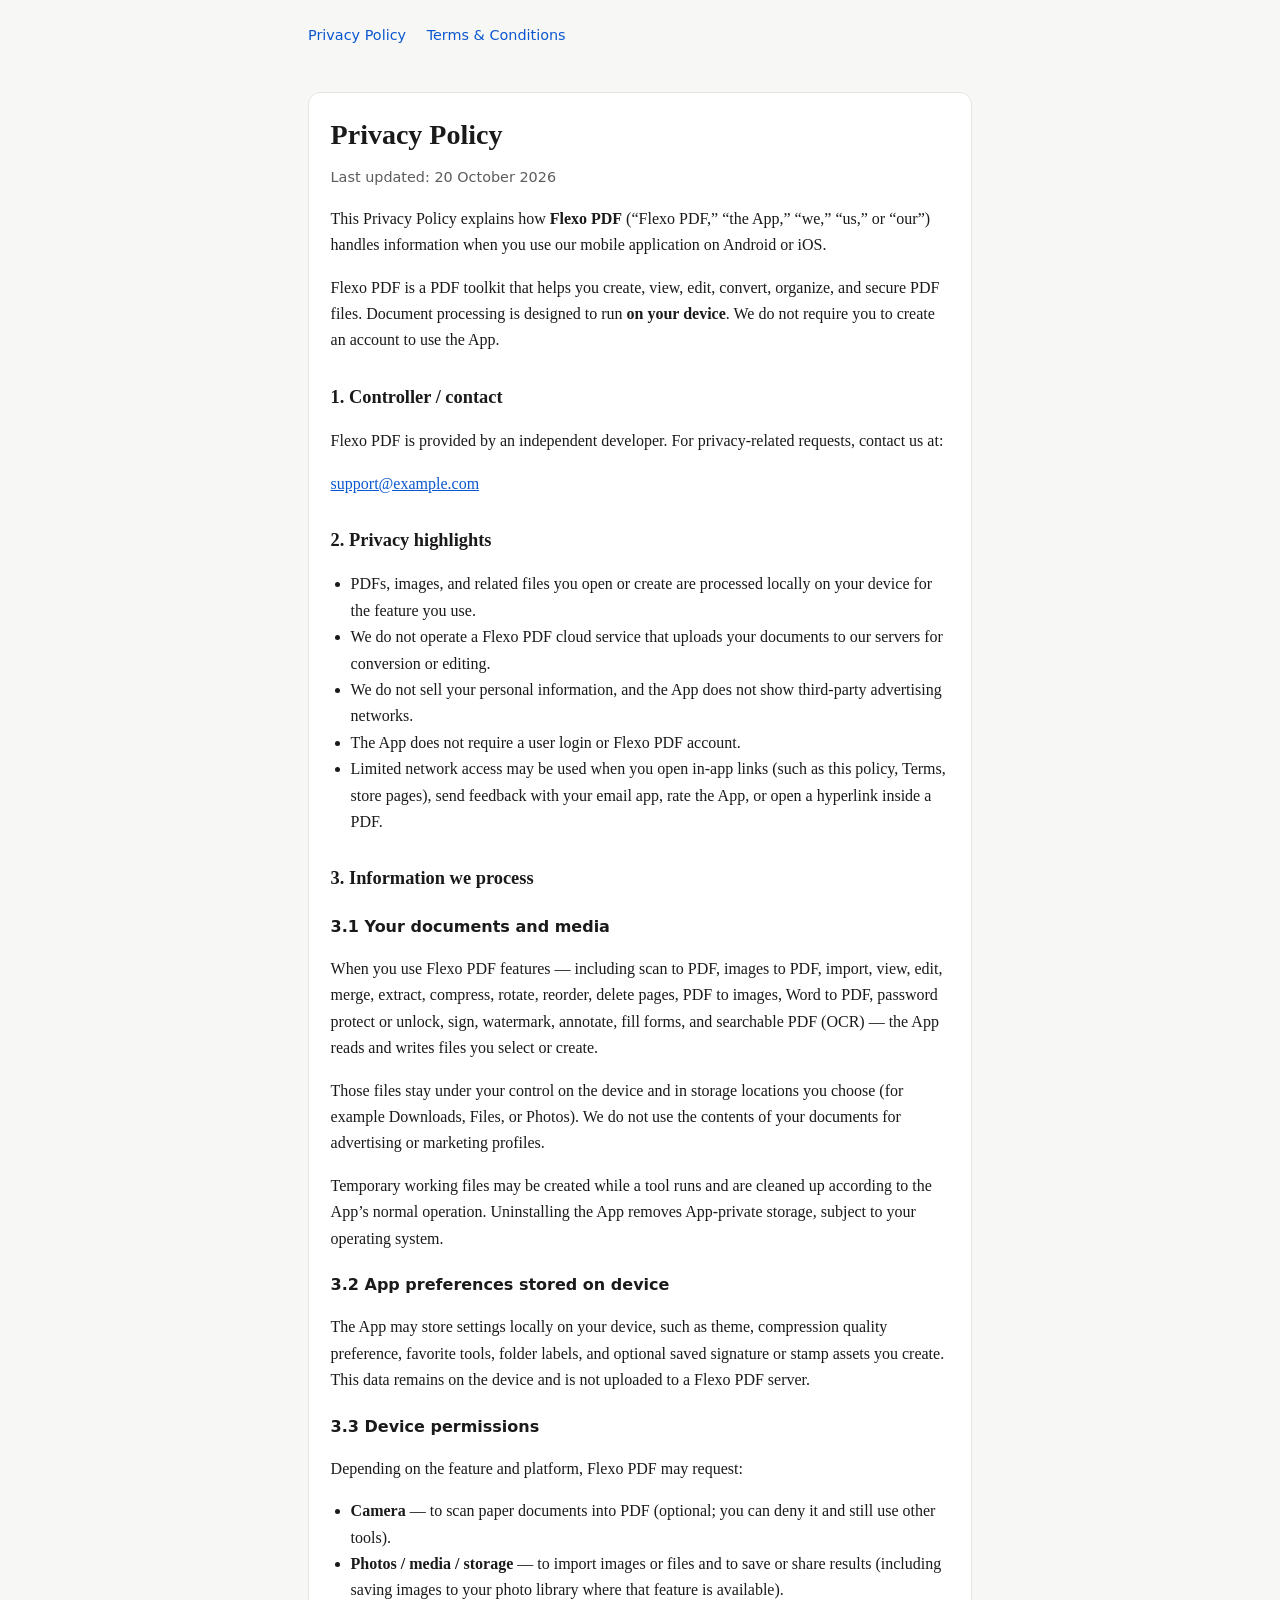
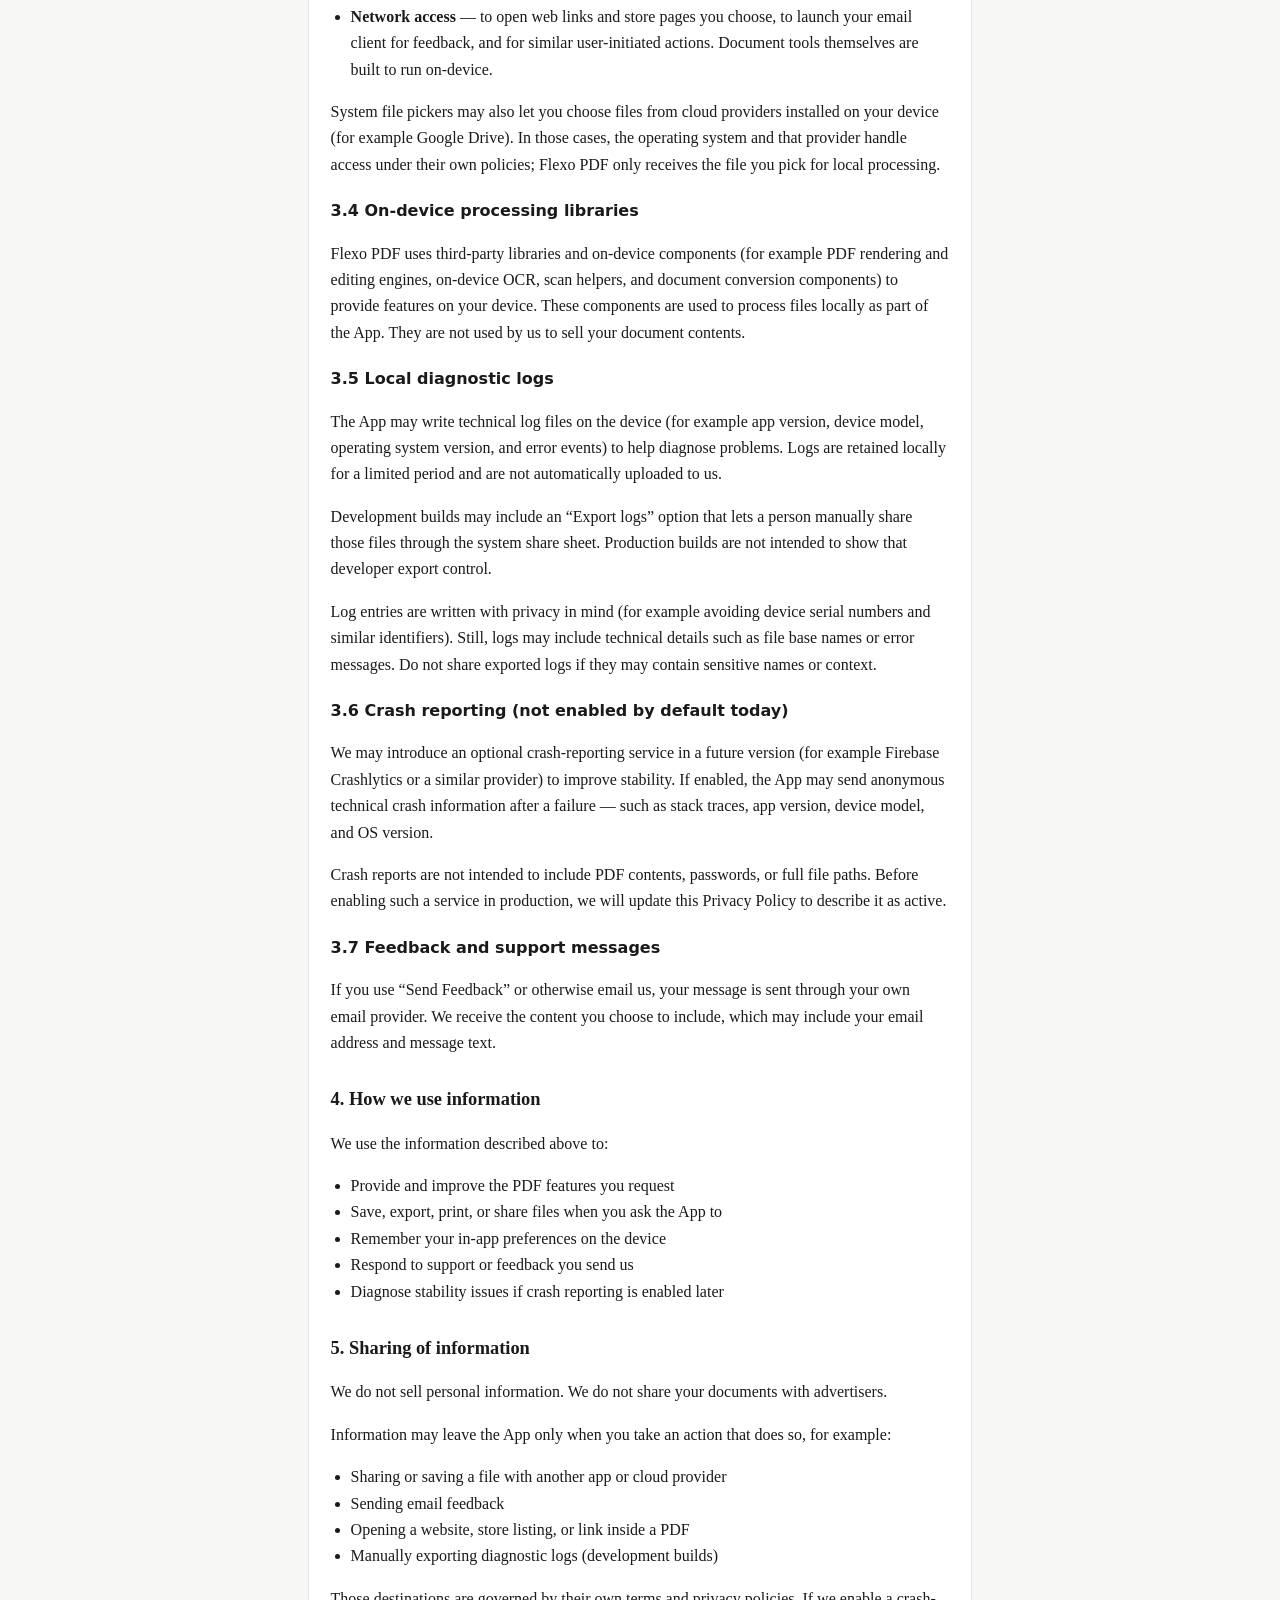
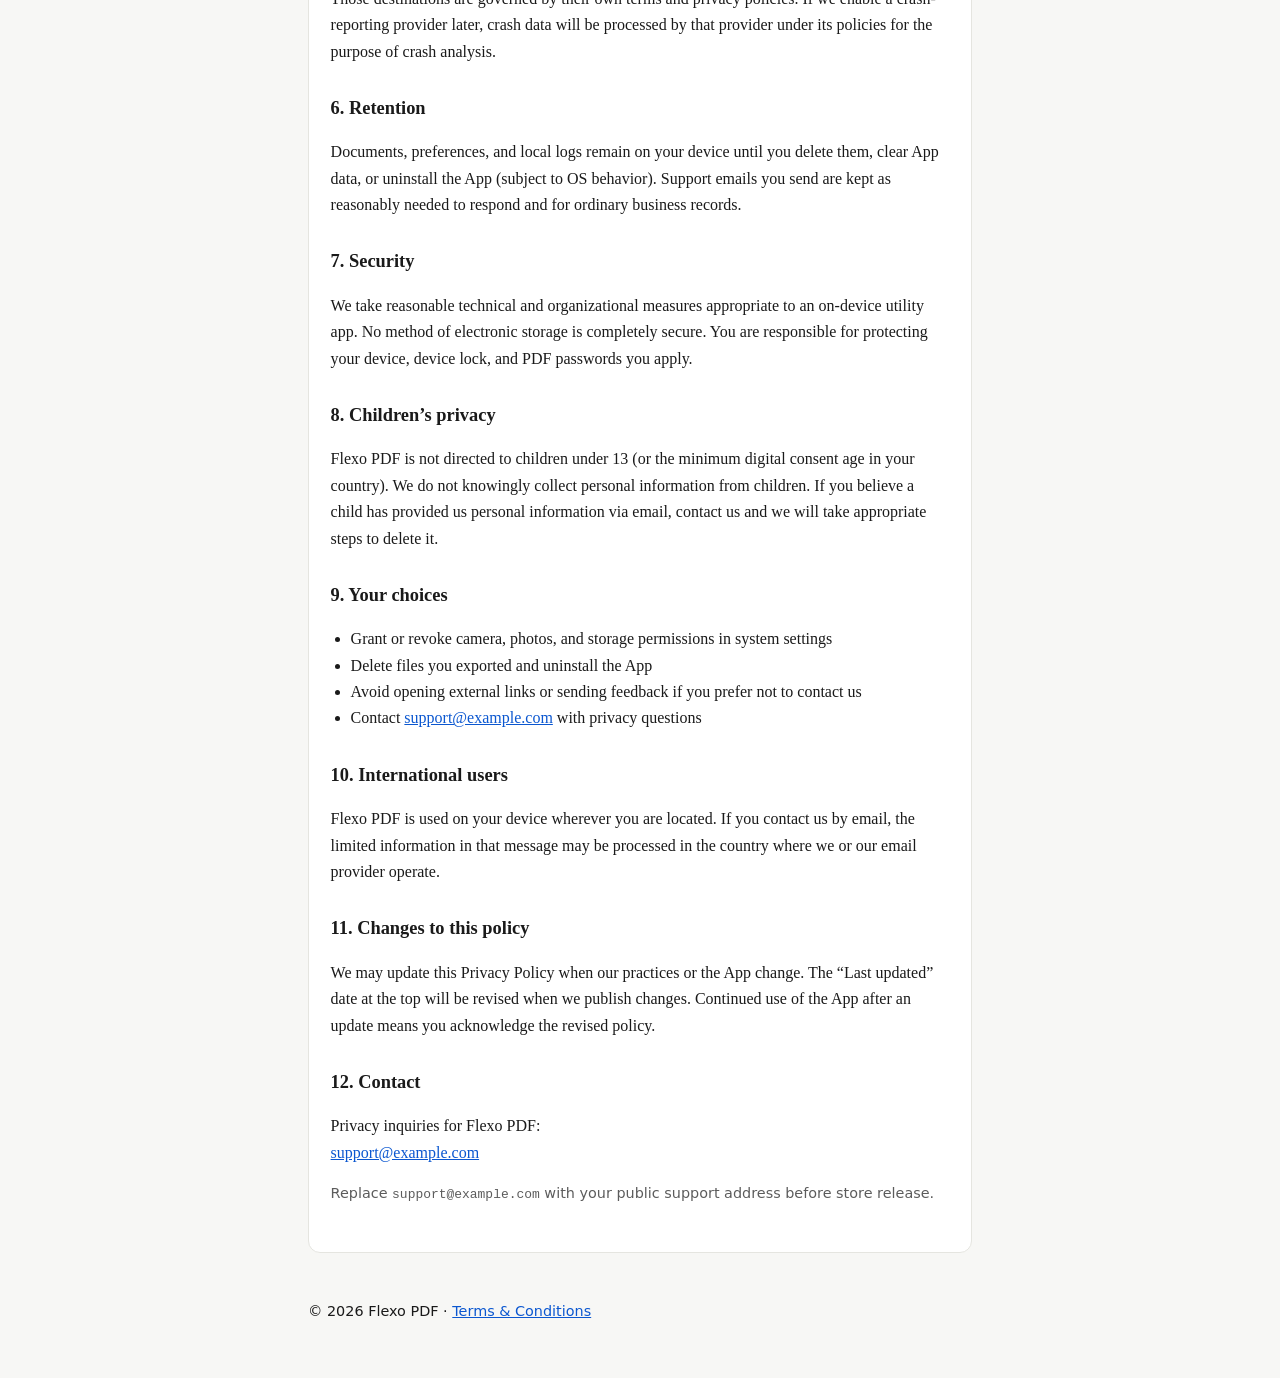
<file: index.html>
<!DOCTYPE html>
<html lang="en">
  <head>
    <meta charset="utf-8" />
    <meta name="viewport" content="width=device-width, initial-scale=1" />
    <title>Flexo PDF — Privacy Policy</title>
    <meta http-equiv="refresh" content="0; url=privacy.html" />
    <link rel="canonical" href="privacy.html" />
    <script>
      location.replace("privacy.html");
    </script>
  </head>
  <body>
    <p>
      <a href="privacy.html">Continue to the Privacy Policy</a>
    </p>
  </body>
</html>
</file>
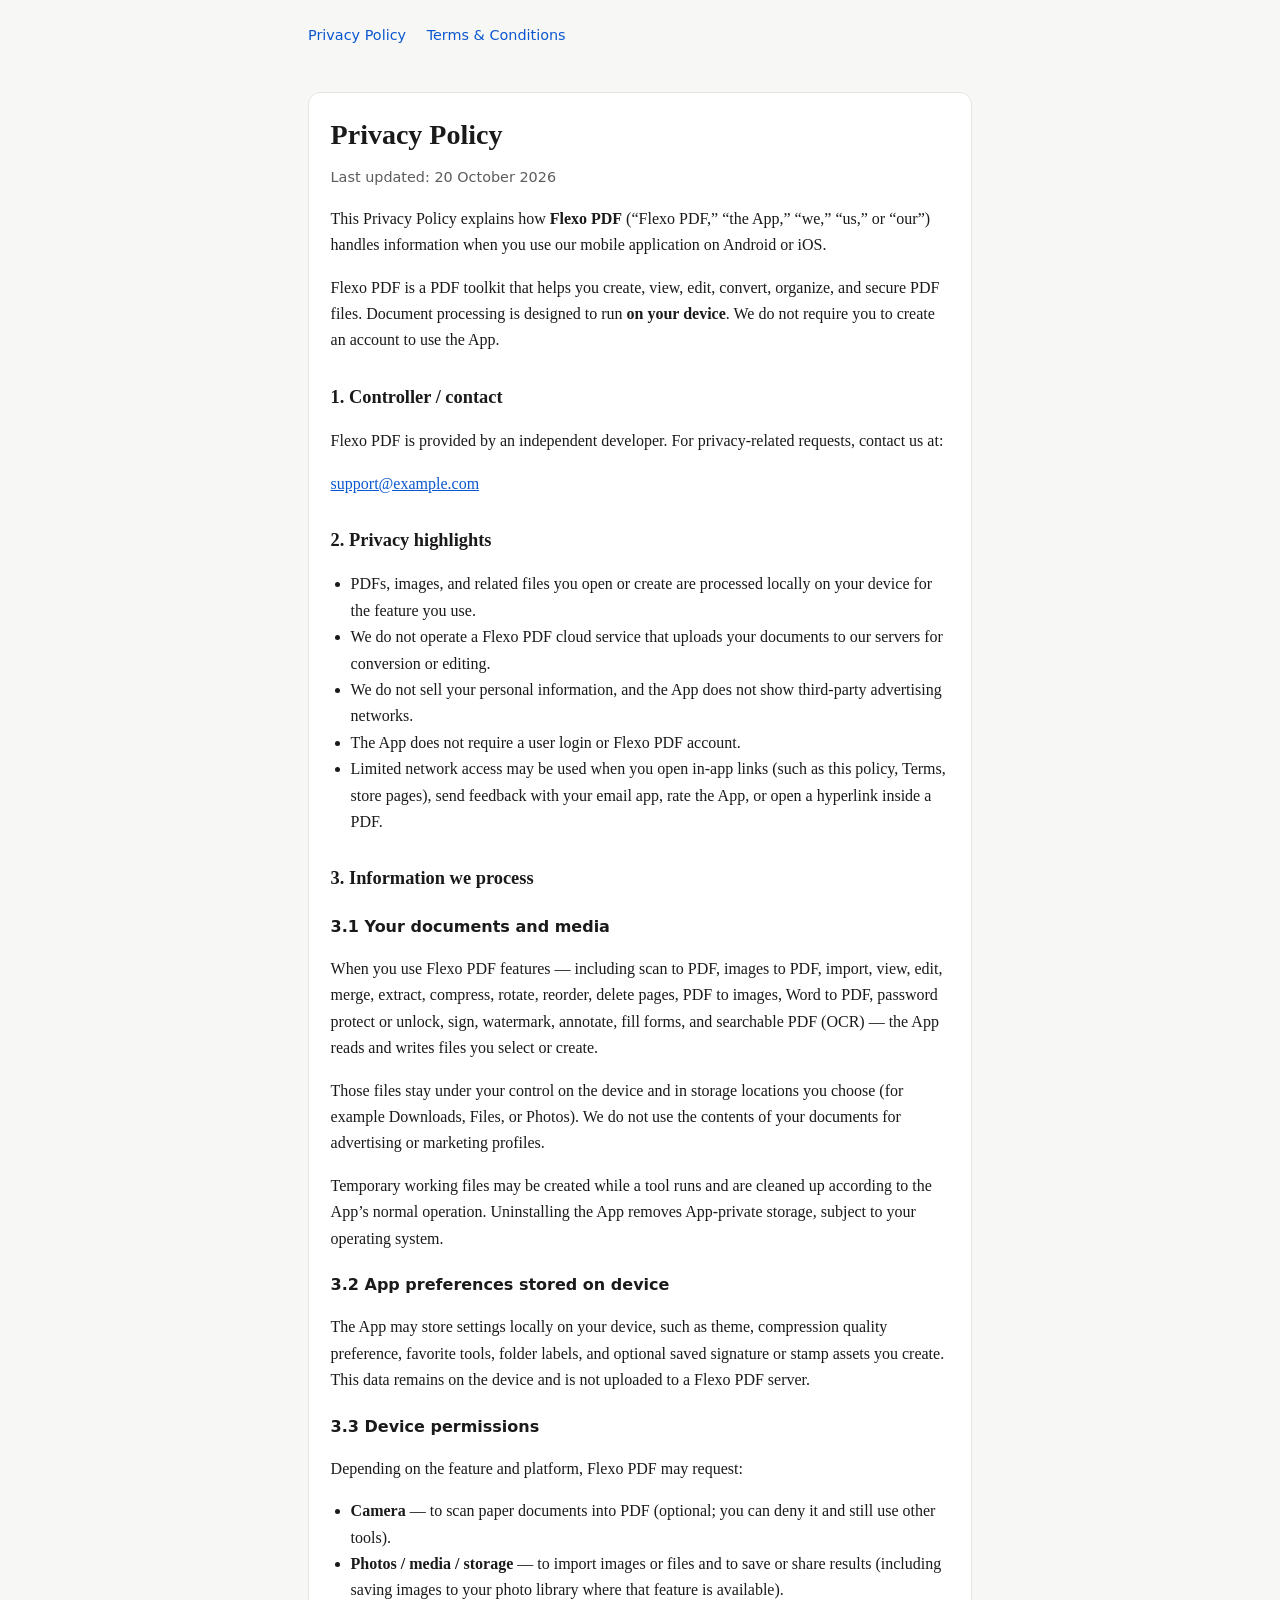
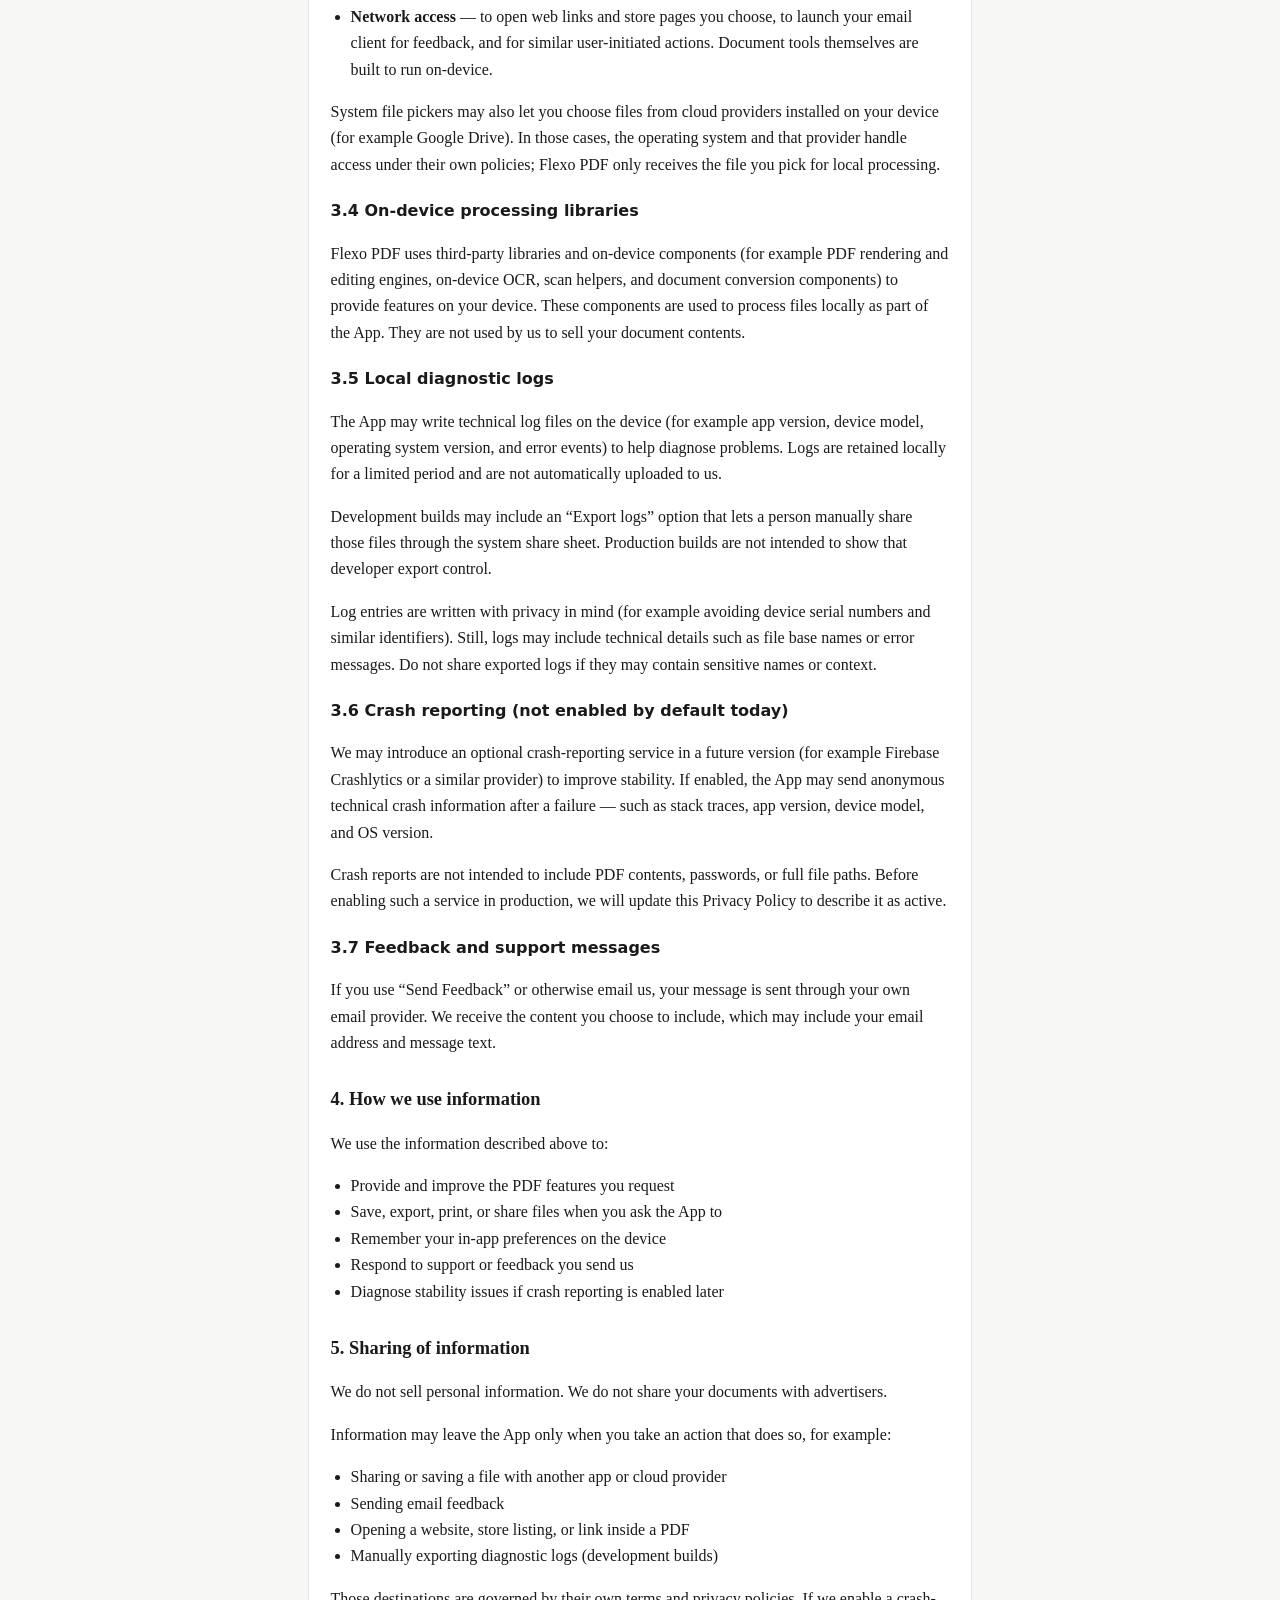
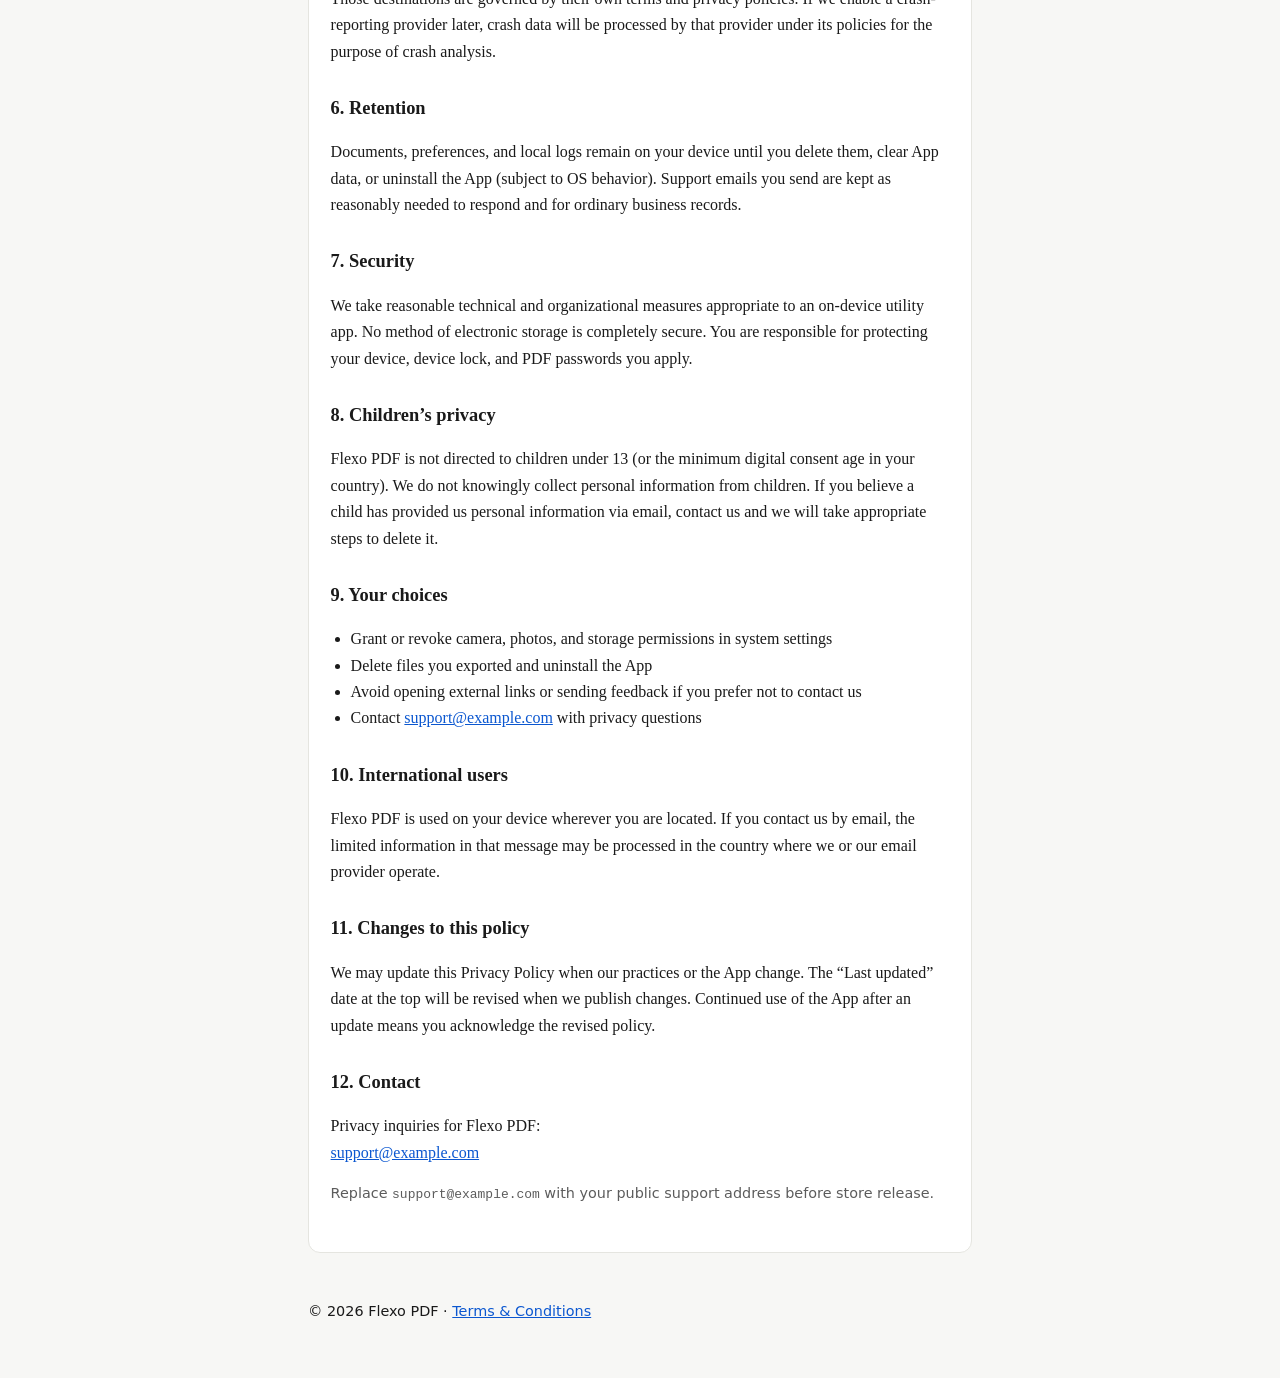
<file: privacy.html>
<!DOCTYPE html>
<html lang="en">
  <head>
    <meta charset="utf-8" />
    <meta name="viewport" content="width=device-width, initial-scale=1" />
    <title>Privacy Policy — Flexo PDF</title>
    <meta
      name="description"
      content="Privacy Policy for the Flexo PDF mobile application."
    />
    <link rel="stylesheet" href="styles.css" />
  </head>
  <body>
    <header>
      <nav>
        <a href="privacy.html">Privacy Policy</a>
        <a href="terms.html">Terms &amp; Conditions</a>
      </nav>
    </header>
    <main>
      <article class="card">
        <h1>Privacy Policy</h1>
        <p class="muted">Last updated: 20 October 2026</p>

        <p>
          This Privacy Policy explains how <strong>Flexo PDF</strong> (“Flexo
          PDF,” “the App,” “we,” “us,” or “our”) handles information when you
          use our mobile application on Android or iOS.
        </p>
        <p>
          Flexo PDF is a PDF toolkit that helps you create, view, edit, convert,
          organize, and secure PDF files. Document processing is designed to run
          <strong>on your device</strong>. We do not require you to create an
          account to use the App.
        </p>

        <h2>1. Controller / contact</h2>
        <p>
          Flexo PDF is provided by an independent developer. For privacy-related
          requests, contact us at:
        </p>
        <p>
          <!-- Replace with your public support address before store release. -->
          <a href="mailto:support@example.com">support@example.com</a>
        </p>

        <h2>2. Privacy highlights</h2>
        <ul>
          <li>
            PDFs, images, and related files you open or create are processed
            locally on your device for the feature you use.
          </li>
          <li>
            We do not operate a Flexo PDF cloud service that uploads your
            documents to our servers for conversion or editing.
          </li>
          <li>
            We do not sell your personal information, and the App does not show
            third-party advertising networks.
          </li>
          <li>
            The App does not require a user login or Flexo PDF account.
          </li>
          <li>
            Limited network access may be used when you open in-app links (such
            as this policy, Terms, store pages), send feedback with your email
            app, rate the App, or open a hyperlink inside a PDF.
          </li>
        </ul>

        <h2>3. Information we process</h2>

        <h3>3.1 Your documents and media</h3>
        <p>
          When you use Flexo PDF features — including scan to PDF, images to
          PDF, import, view, edit, merge, extract, compress, rotate, reorder,
          delete pages, PDF to images, Word to PDF, password protect or unlock,
          sign, watermark, annotate, fill forms, and searchable PDF (OCR) —
          the App reads and writes files you select or create.
        </p>
        <p>
          Those files stay under your control on the device and in storage
          locations you choose (for example Downloads, Files, or Photos). We do
          not use the contents of your documents for advertising or marketing
          profiles.
        </p>
        <p>
          Temporary working files may be created while a tool runs and are
          cleaned up according to the App’s normal operation. Uninstalling the
          App removes App-private storage, subject to your operating system.
        </p>

        <h3>3.2 App preferences stored on device</h3>
        <p>
          The App may store settings locally on your device, such as theme,
          compression quality preference, favorite tools, folder labels, and
          optional saved signature or stamp assets you create. This data remains
          on the device and is not uploaded to a Flexo PDF server.
        </p>

        <h3>3.3 Device permissions</h3>
        <p>
          Depending on the feature and platform, Flexo PDF may request:
        </p>
        <ul>
          <li>
            <strong>Camera</strong> — to scan paper documents into PDF
            (optional; you can deny it and still use other tools).
          </li>
          <li>
            <strong>Photos / media / storage</strong> — to import images or
            files and to save or share results (including saving images to your
            photo library where that feature is available).
          </li>
          <li>
            <strong>Network access</strong> — to open web links and store pages
            you choose, to launch your email client for feedback, and for
            similar user-initiated actions. Document tools themselves are built
            to run on-device.
          </li>
        </ul>
        <p>
          System file pickers may also let you choose files from cloud providers
          installed on your device (for example Google Drive). In those cases,
          the operating system and that provider handle access under their own
          policies; Flexo PDF only receives the file you pick for local
          processing.
        </p>

        <h3>3.4 On-device processing libraries</h3>
        <p>
          Flexo PDF uses third-party libraries and on-device components (for
          example PDF rendering and editing engines, on-device OCR, scan helpers,
          and document conversion components) to provide features on your
          device. These components are used to process files locally as part of
          the App. They are not used by us to sell your document contents.
        </p>

        <h3>3.5 Local diagnostic logs</h3>
        <p>
          The App may write technical log files on the device (for example app
          version, device model, operating system version, and error events) to
          help diagnose problems. Logs are retained locally for a limited period
          and are not automatically uploaded to us.
        </p>
        <p>
          Development builds may include an “Export logs” option that lets a
          person manually share those files through the system share sheet.
          Production builds are not intended to show that developer export
          control.
        </p>
        <p>
          Log entries are written with privacy in mind (for example avoiding
          device serial numbers and similar identifiers). Still, logs may
          include technical details such as file base names or error messages.
          Do not share exported logs if they may contain sensitive names or
          context.
        </p>

        <h3>3.6 Crash reporting (not enabled by default today)</h3>
        <p>
          We may introduce an optional crash-reporting service in a future
          version (for example Firebase Crashlytics or a similar provider) to
          improve stability. If enabled, the App may send anonymous technical
          crash information after a failure — such as stack traces, app version,
          device model, and OS version.
        </p>
        <p>
          Crash reports are not intended to include PDF contents, passwords, or
          full file paths. Before enabling such a service in production, we will
          update this Privacy Policy to describe it as active.
        </p>

        <h3>3.7 Feedback and support messages</h3>
        <p>
          If you use “Send Feedback” or otherwise email us, your message is sent
          through your own email provider. We receive the content you choose to
          include, which may include your email address and message text.
        </p>

        <h2>4. How we use information</h2>
        <p>We use the information described above to:</p>
        <ul>
          <li>Provide and improve the PDF features you request</li>
          <li>Save, export, print, or share files when you ask the App to</li>
          <li>Remember your in-app preferences on the device</li>
          <li>Respond to support or feedback you send us</li>
          <li>
            Diagnose stability issues if crash reporting is enabled later
          </li>
        </ul>

        <h2>5. Sharing of information</h2>
        <p>
          We do not sell personal information. We do not share your documents
          with advertisers.
        </p>
        <p>
          Information may leave the App only when you take an action that does
          so, for example:
        </p>
        <ul>
          <li>Sharing or saving a file with another app or cloud provider</li>
          <li>Sending email feedback</li>
          <li>Opening a website, store listing, or link inside a PDF</li>
          <li>Manually exporting diagnostic logs (development builds)</li>
        </ul>
        <p>
          Those destinations are governed by their own terms and privacy
          policies. If we enable a crash-reporting provider later, crash data
          will be processed by that provider under its policies for the purpose
          of crash analysis.
        </p>

        <h2>6. Retention</h2>
        <p>
          Documents, preferences, and local logs remain on your device until you
          delete them, clear App data, or uninstall the App (subject to OS
          behavior). Support emails you send are kept as reasonably needed to
          respond and for ordinary business records.
        </p>

        <h2>7. Security</h2>
        <p>
          We take reasonable technical and organizational measures appropriate
          to an on-device utility app. No method of electronic storage is
          completely secure. You are responsible for protecting your device,
          device lock, and PDF passwords you apply.
        </p>

        <h2>8. Children’s privacy</h2>
        <p>
          Flexo PDF is not directed to children under 13 (or the minimum digital
          consent age in your country). We do not knowingly collect personal
          information from children. If you believe a child has provided us
          personal information via email, contact us and we will take
          appropriate steps to delete it.
        </p>

        <h2>9. Your choices</h2>
        <ul>
          <li>Grant or revoke camera, photos, and storage permissions in system settings</li>
          <li>Delete files you exported and uninstall the App</li>
          <li>Avoid opening external links or sending feedback if you prefer not to contact us</li>
          <li>
            Contact
            <a href="mailto:support@example.com">support@example.com</a>
            with privacy questions
          </li>
        </ul>

        <h2>10. International users</h2>
        <p>
          Flexo PDF is used on your device wherever you are located. If you
          contact us by email, the limited information in that message may be
          processed in the country where we or our email provider operate.
        </p>

        <h2>11. Changes to this policy</h2>
        <p>
          We may update this Privacy Policy when our practices or the App
          change. The “Last updated” date at the top will be revised when we
          publish changes. Continued use of the App after an update means you
          acknowledge the revised policy.
        </p>

        <h2>12. Contact</h2>
        <p>
          Privacy inquiries for Flexo PDF:<br />
          <a href="mailto:support@example.com">support@example.com</a>
        </p>
        <p class="muted">
          Replace <code>support@example.com</code> with your public support
          address before store release.
        </p>
      </article>
    </main>
    <footer>
      <p>© 2026 Flexo PDF · <a href="terms.html">Terms &amp; Conditions</a></p>
    </footer>
  </body>
</html>
</file>
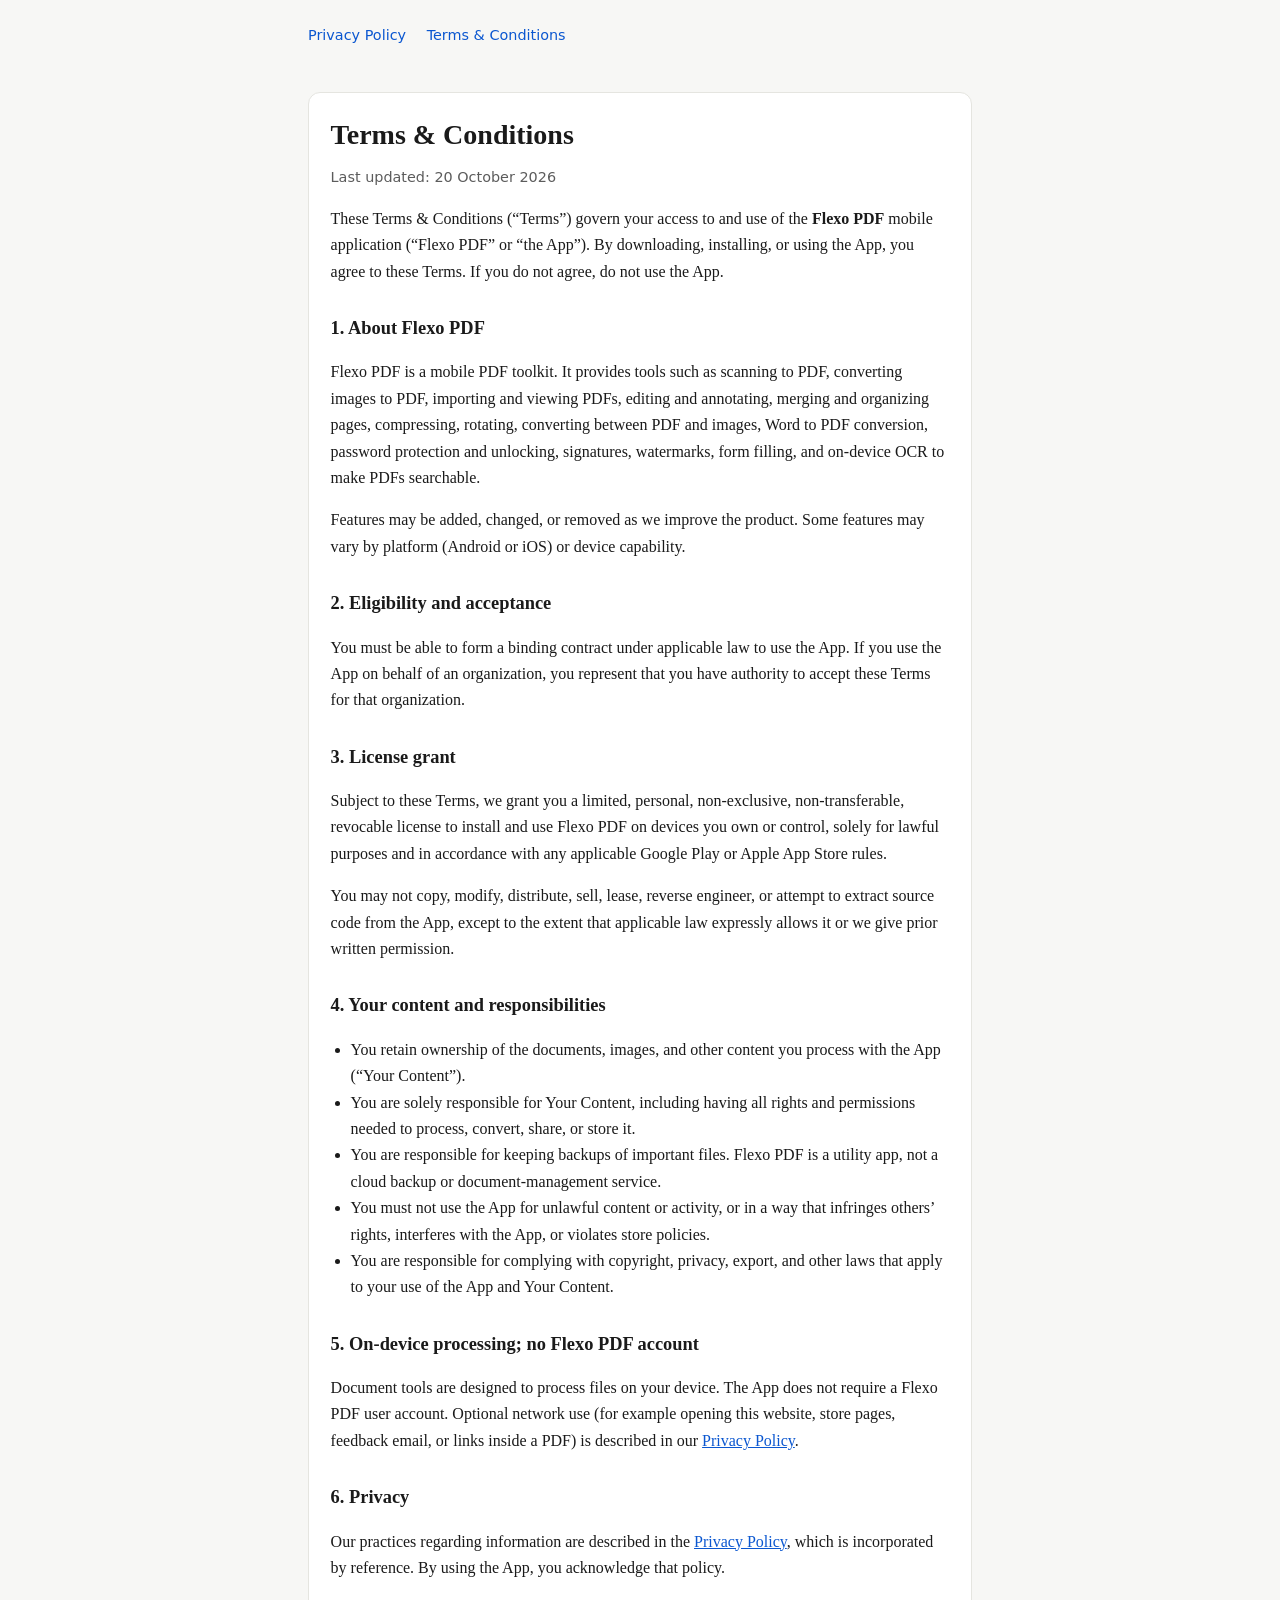
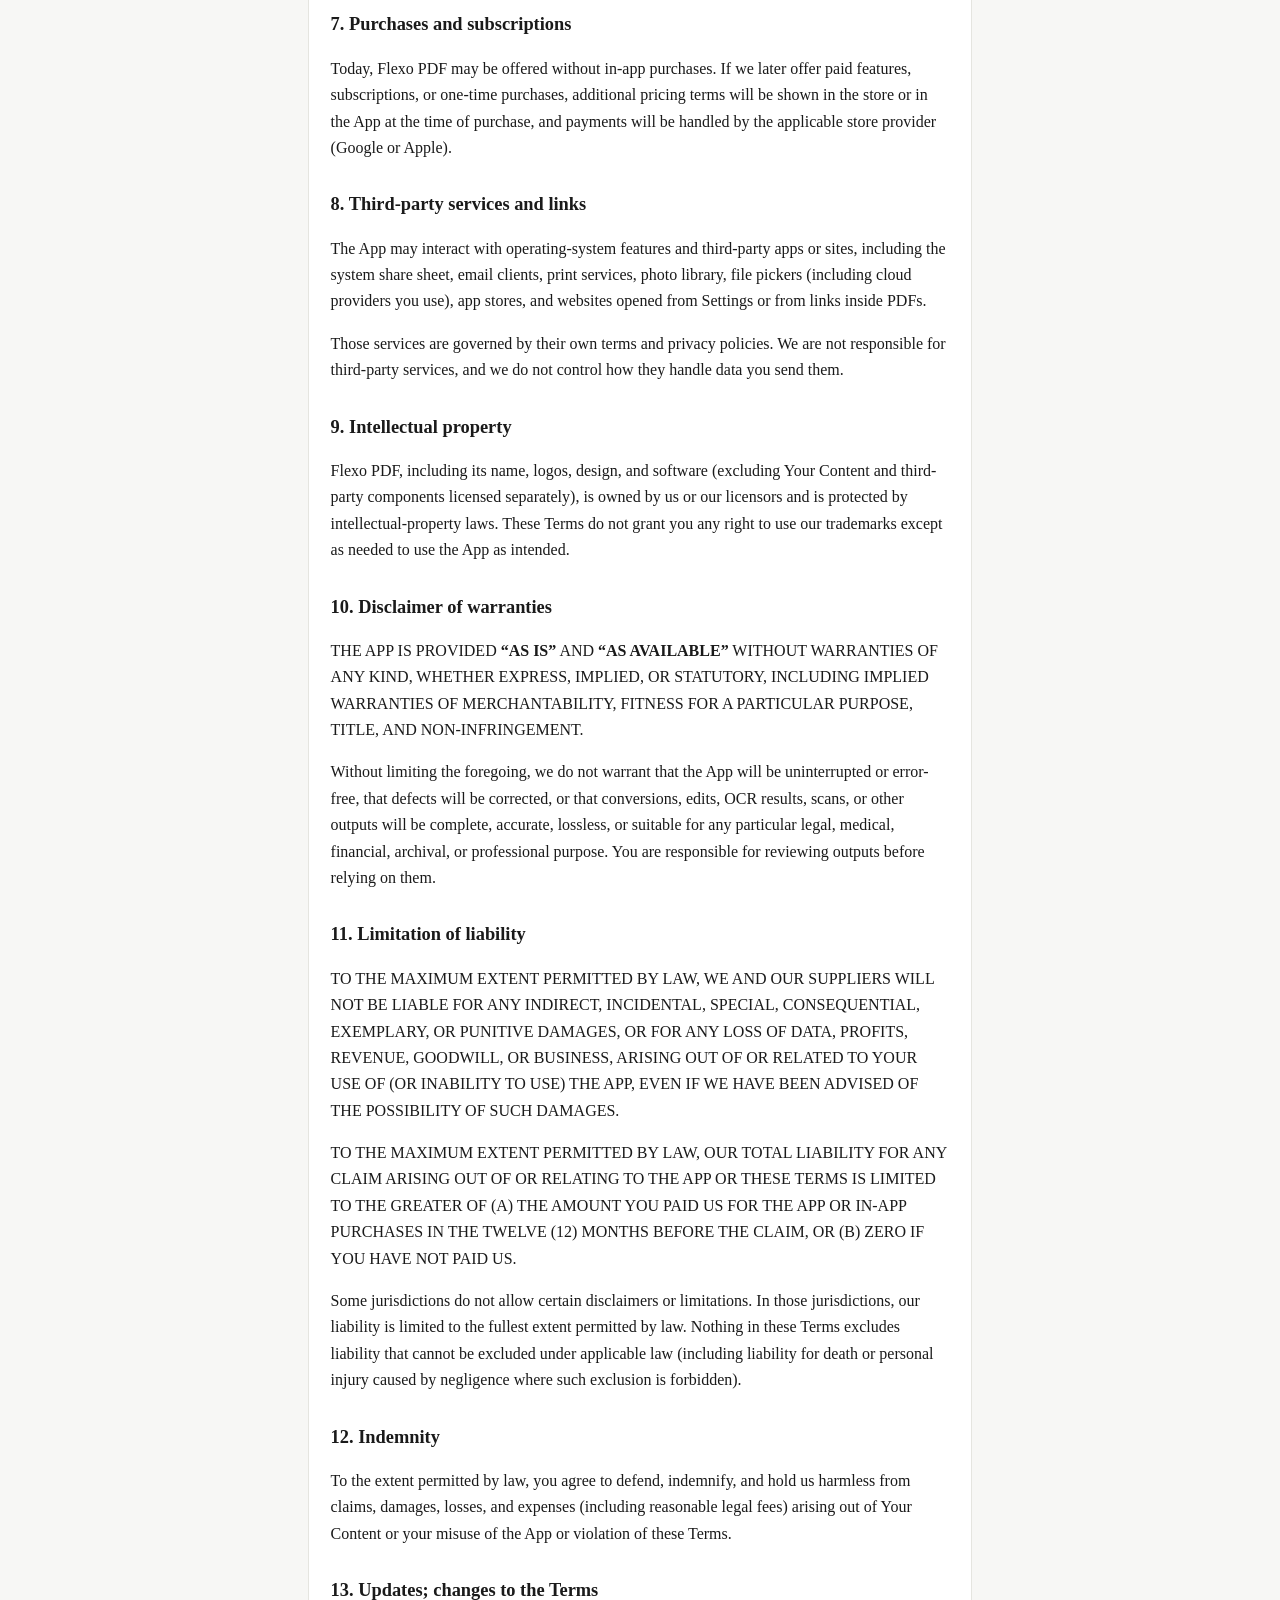
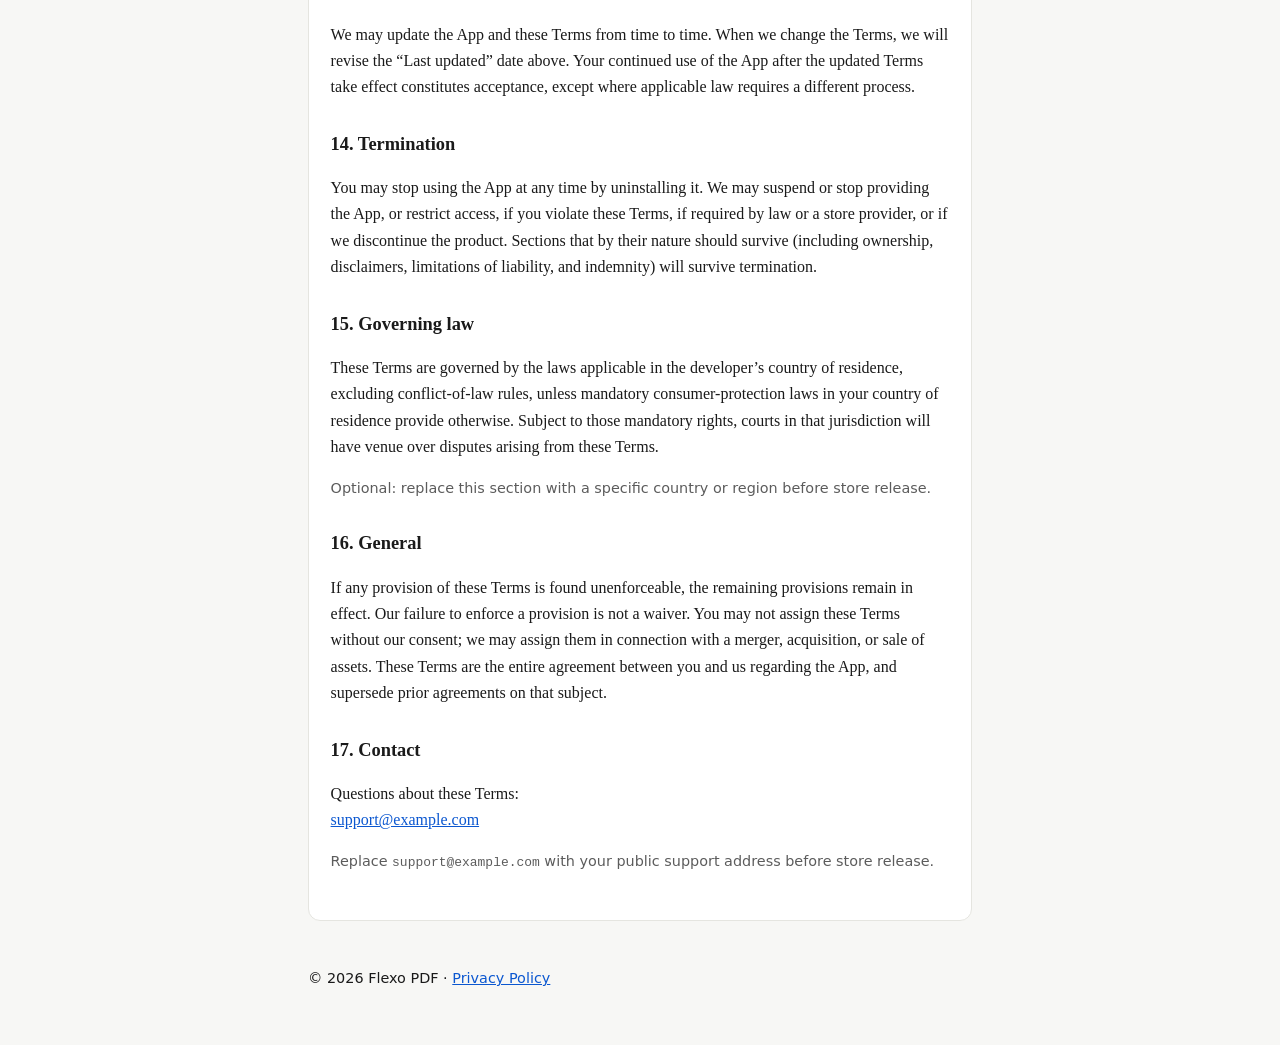
<file: terms.html>
<!DOCTYPE html>
<html lang="en">
  <head>
    <meta charset="utf-8" />
    <meta name="viewport" content="width=device-width, initial-scale=1" />
    <title>Terms &amp; Conditions — Flexo PDF</title>
    <meta
      name="description"
      content="Terms and Conditions for the Flexo PDF mobile application."
    />
    <link rel="stylesheet" href="styles.css" />
  </head>
  <body>
    <header>
      <nav>
        <a href="privacy.html">Privacy Policy</a>
        <a href="terms.html">Terms &amp; Conditions</a>
      </nav>
    </header>
    <main>
      <article class="card">
        <h1>Terms &amp; Conditions</h1>
        <p class="muted">Last updated: 20 October 2026</p>

        <p>
          These Terms &amp; Conditions (“Terms”) govern your access to and use
          of the <strong>Flexo PDF</strong> mobile application (“Flexo PDF” or
          “the App”). By downloading, installing, or using the App, you agree to
          these Terms. If you do not agree, do not use the App.
        </p>

        <h2>1. About Flexo PDF</h2>
        <p>
          Flexo PDF is a mobile PDF toolkit. It provides tools such as scanning
          to PDF, converting images to PDF, importing and viewing PDFs, editing
          and annotating, merging and organizing pages, compressing, rotating,
          converting between PDF and images, Word to PDF conversion, password
          protection and unlocking, signatures, watermarks, form filling, and
          on-device OCR to make PDFs searchable.
        </p>
        <p>
          Features may be added, changed, or removed as we improve the product.
          Some features may vary by platform (Android or iOS) or device
          capability.
        </p>

        <h2>2. Eligibility and acceptance</h2>
        <p>
          You must be able to form a binding contract under applicable law to
          use the App. If you use the App on behalf of an organization, you
          represent that you have authority to accept these Terms for that
          organization.
        </p>

        <h2>3. License grant</h2>
        <p>
          Subject to these Terms, we grant you a limited, personal,
          non-exclusive, non-transferable, revocable license to install and use
          Flexo PDF on devices you own or control, solely for lawful purposes
          and in accordance with any applicable Google Play or Apple App Store
          rules.
        </p>
        <p>
          You may not copy, modify, distribute, sell, lease, reverse engineer,
          or attempt to extract source code from the App, except to the extent
          that applicable law expressly allows it or we give prior written
          permission.
        </p>

        <h2>4. Your content and responsibilities</h2>
        <ul>
          <li>
            You retain ownership of the documents, images, and other content you
            process with the App (“Your Content”).
          </li>
          <li>
            You are solely responsible for Your Content, including having all
            rights and permissions needed to process, convert, share, or store
            it.
          </li>
          <li>
            You are responsible for keeping backups of important files. Flexo
            PDF is a utility app, not a cloud backup or document-management
            service.
          </li>
          <li>
            You must not use the App for unlawful content or activity, or in a
            way that infringes others’ rights, interferes with the App, or
            violates store policies.
          </li>
          <li>
            You are responsible for complying with copyright, privacy, export,
            and other laws that apply to your use of the App and Your Content.
          </li>
        </ul>

        <h2>5. On-device processing; no Flexo PDF account</h2>
        <p>
          Document tools are designed to process files on your device. The App
          does not require a Flexo PDF user account. Optional network use (for
          example opening this website, store pages, feedback email, or links
          inside a PDF) is described in our
          <a href="privacy.html">Privacy Policy</a>.
        </p>

        <h2>6. Privacy</h2>
        <p>
          Our practices regarding information are described in the
          <a href="privacy.html">Privacy Policy</a>, which is incorporated by
          reference. By using the App, you acknowledge that policy.
        </p>

        <h2>7. Purchases and subscriptions</h2>
        <p>
          Today, Flexo PDF may be offered without in-app purchases. If we later
          offer paid features, subscriptions, or one-time purchases, additional
          pricing terms will be shown in the store or in the App at the time of
          purchase, and payments will be handled by the applicable store
          provider (Google or Apple).
        </p>

        <h2>8. Third-party services and links</h2>
        <p>
          The App may interact with operating-system features and third-party
          apps or sites, including the system share sheet, email clients, print
          services, photo library, file pickers (including cloud providers you
          use), app stores, and websites opened from Settings or from links
          inside PDFs.
        </p>
        <p>
          Those services are governed by their own terms and privacy policies.
          We are not responsible for third-party services, and we do not control
          how they handle data you send them.
        </p>

        <h2>9. Intellectual property</h2>
        <p>
          Flexo PDF, including its name, logos, design, and software (excluding
          Your Content and third-party components licensed separately), is owned
          by us or our licensors and is protected by intellectual-property laws.
          These Terms do not grant you any right to use our trademarks except as
          needed to use the App as intended.
        </p>

        <h2>10. Disclaimer of warranties</h2>
        <p>
          THE APP IS PROVIDED <strong>“AS IS”</strong> AND
          <strong>“AS AVAILABLE”</strong> WITHOUT WARRANTIES OF ANY KIND,
          WHETHER EXPRESS, IMPLIED, OR STATUTORY, INCLUDING IMPLIED WARRANTIES OF
          MERCHANTABILITY, FITNESS FOR A PARTICULAR PURPOSE, TITLE, AND
          NON-INFRINGEMENT.
        </p>
        <p>
          Without limiting the foregoing, we do not warrant that the App will be
          uninterrupted or error-free, that defects will be corrected, or that
          conversions, edits, OCR results, scans, or other outputs will be
          complete, accurate, lossless, or suitable for any particular legal,
          medical, financial, archival, or professional purpose. You are
          responsible for reviewing outputs before relying on them.
        </p>

        <h2>11. Limitation of liability</h2>
        <p>
          TO THE MAXIMUM EXTENT PERMITTED BY LAW, WE AND OUR SUPPLIERS WILL NOT
          BE LIABLE FOR ANY INDIRECT, INCIDENTAL, SPECIAL, CONSEQUENTIAL,
          EXEMPLARY, OR PUNITIVE DAMAGES, OR FOR ANY LOSS OF DATA, PROFITS,
          REVENUE, GOODWILL, OR BUSINESS, ARISING OUT OF OR RELATED TO YOUR USE
          OF (OR INABILITY TO USE) THE APP, EVEN IF WE HAVE BEEN ADVISED OF THE
          POSSIBILITY OF SUCH DAMAGES.
        </p>
        <p>
          TO THE MAXIMUM EXTENT PERMITTED BY LAW, OUR TOTAL LIABILITY FOR ANY
          CLAIM ARISING OUT OF OR RELATING TO THE APP OR THESE TERMS IS LIMITED
          TO THE GREATER OF (A) THE AMOUNT YOU PAID US FOR THE APP OR IN-APP
          PURCHASES IN THE TWELVE (12) MONTHS BEFORE THE CLAIM, OR (B) ZERO IF
          YOU HAVE NOT PAID US.
        </p>
        <p>
          Some jurisdictions do not allow certain disclaimers or limitations. In
          those jurisdictions, our liability is limited to the fullest extent
          permitted by law. Nothing in these Terms excludes liability that
          cannot be excluded under applicable law (including liability for death
          or personal injury caused by negligence where such exclusion is
          forbidden).
        </p>

        <h2>12. Indemnity</h2>
        <p>
          To the extent permitted by law, you agree to defend, indemnify, and
          hold us harmless from claims, damages, losses, and expenses (including
          reasonable legal fees) arising out of Your Content or your misuse of
          the App or violation of these Terms.
        </p>

        <h2>13. Updates; changes to the Terms</h2>
        <p>
          We may update the App and these Terms from time to time. When we
          change the Terms, we will revise the “Last updated” date above. Your
          continued use of the App after the updated Terms take effect
          constitutes acceptance, except where applicable law requires a
          different process.
        </p>

        <h2>14. Termination</h2>
        <p>
          You may stop using the App at any time by uninstalling it. We may
          suspend or stop providing the App, or restrict access, if you violate
          these Terms, if required by law or a store provider, or if we
          discontinue the product. Sections that by their nature should survive
          (including ownership, disclaimers, limitations of liability, and
          indemnity) will survive termination.
        </p>

        <h2>15. Governing law</h2>
        <p>
          These Terms are governed by the laws applicable in the developer’s
          country of residence, excluding conflict-of-law rules, unless
          mandatory consumer-protection laws in your country of residence
          provide otherwise. Subject to those mandatory rights, courts in that
          jurisdiction will have venue over disputes arising from these Terms.
        </p>
        <p class="muted">
          Optional: replace this section with a specific country or region
          before store release.
        </p>

        <h2>16. General</h2>
        <p>
          If any provision of these Terms is found unenforceable, the remaining
          provisions remain in effect. Our failure to enforce a provision is not
          a waiver. You may not assign these Terms without our consent; we may
          assign them in connection with a merger, acquisition, or sale of
          assets. These Terms are the entire agreement between you and us
          regarding the App, and supersede prior agreements on that subject.
        </p>

        <h2>17. Contact</h2>
        <p>
          Questions about these Terms:<br />
          <a href="mailto:support@example.com">support@example.com</a>
        </p>
        <p class="muted">
          Replace <code>support@example.com</code> with your public support
          address before store release.
        </p>
      </article>
    </main>
    <footer>
      <p>© 2026 Flexo PDF · <a href="privacy.html">Privacy Policy</a></p>
    </footer>
  </body>
</html>
</file>
<file: styles.css>
:root {
  color-scheme: light dark;
  --bg: #f7f7f5;
  --card: #ffffff;
  --text: #1a1a1a;
  --muted: #5c5c5c;
  --border: #e5e5e0;
  --link: #0b57d0;
  --max: 44rem;
}

@media (prefers-color-scheme: dark) {
  :root {
    --bg: #121212;
    --card: #1c1c1c;
    --text: #f2f2f2;
    --muted: #b0b0b0;
    --border: #2e2e2e;
    --link: #8ab4f8;
  }
}

* {
  box-sizing: border-box;
}

body {
  margin: 0;
  font-family: Georgia, "Times New Roman", serif;
  background: var(--bg);
  color: var(--text);
  line-height: 1.65;
}

header,
main,
footer {
  max-width: var(--max);
  margin: 0 auto;
  padding: 1.5rem 1.25rem;
}

header {
  padding-bottom: 0;
}

nav {
  font-family: system-ui, -apple-system, Segoe UI, Roboto, sans-serif;
  font-size: 0.9rem;
  margin-bottom: 1.25rem;
}

nav a {
  color: var(--link);
  text-decoration: none;
  margin-right: 1rem;
}

nav a:hover {
  text-decoration: underline;
}

.card {
  background: var(--card);
  border: 1px solid var(--border);
  border-radius: 12px;
  padding: 1.5rem 1.35rem 2rem;
}

h1 {
  font-size: 1.75rem;
  line-height: 1.25;
  margin: 0 0 0.35rem;
}

h2 {
  font-size: 1.15rem;
  margin: 1.75rem 0 0.5rem;
}

h3 {
  font-family: system-ui, -apple-system, Segoe UI, Roboto, sans-serif;
  font-size: 1rem;
  font-weight: 600;
  margin: 1.25rem 0 0.4rem;
}

code {
  font-family: ui-monospace, SFMono-Regular, Menlo, Consolas, monospace;
  font-size: 0.9em;
}

p,
li {
  color: var(--text);
}

.muted,
footer {
  color: var(--muted);
  font-family: system-ui, -apple-system, Segoe UI, Roboto, sans-serif;
  font-size: 0.9rem;
}

ul {
  padding-left: 1.25rem;
}

a {
  color: var(--link);
}

footer {
  padding-top: 0.5rem;
  padding-bottom: 2.5rem;
}
</file>
